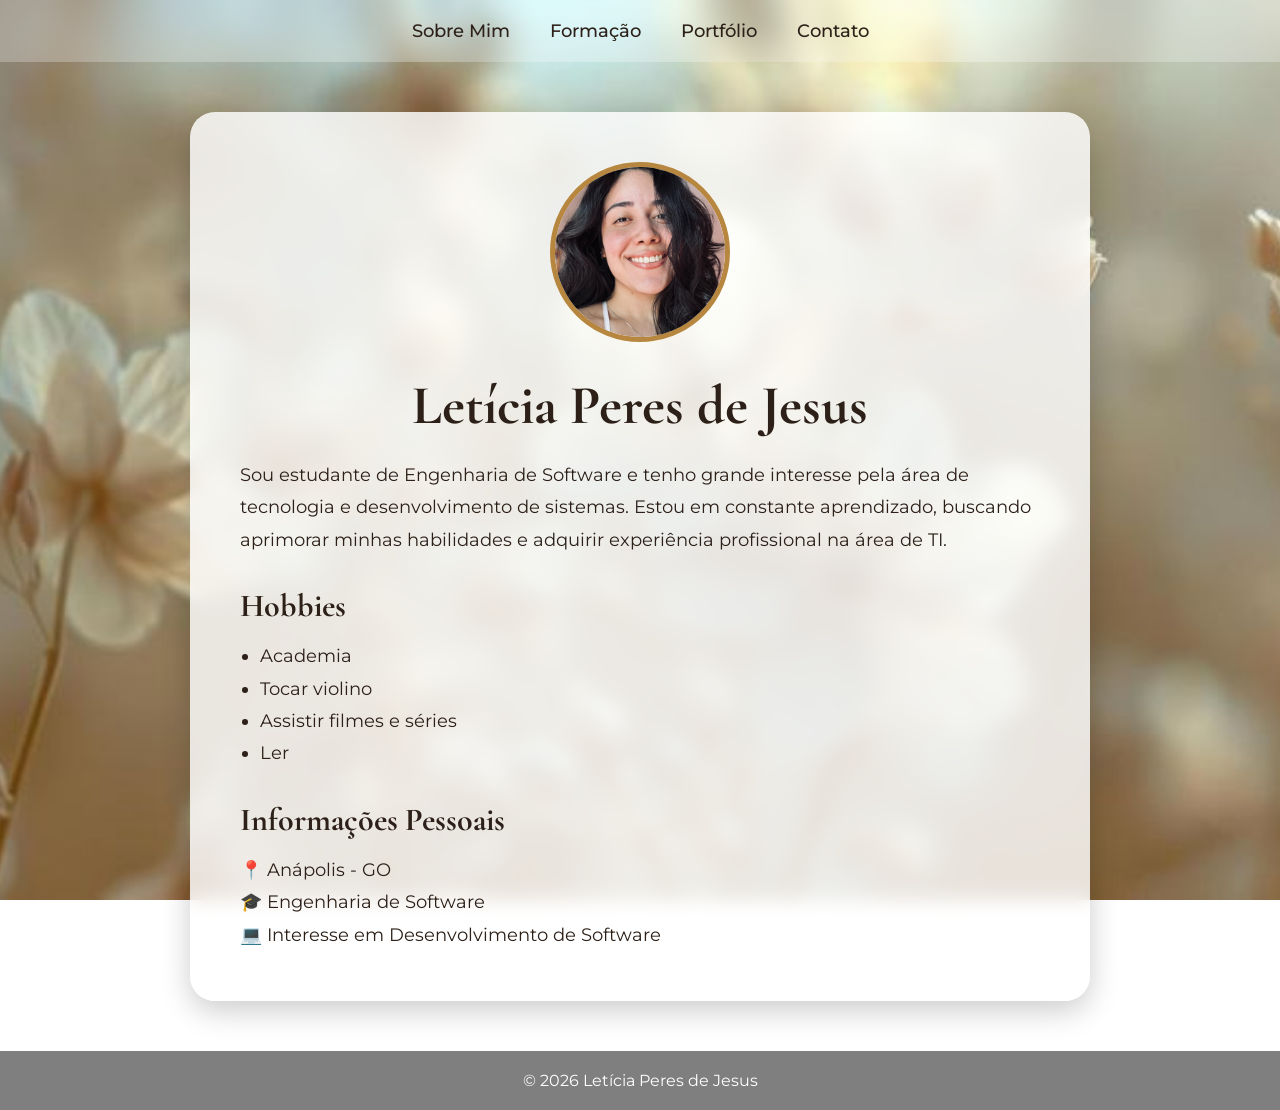
<file: Index.html>
<!DOCTYPE html>
<html lang="pt-BR">

<head>
    <meta charset="UTF-8">
    <meta name="viewport" content="width=device-width, initial-scale=1.0">
    <title>Sobre Mim</title>

    <link rel="stylesheet" href="style.css">
</head>

<body>

    <!-- Menu principal -->
    <header>
        <nav>
            <a href="index.html">Sobre Mim</a>
            <a href="formacao.html">Formação</a>
            <a href="portfolio.html">Portfólio</a>
            <a href="contato.html">Contato</a>
        </nav>
    </header>

    <!-- Conteúdo principal -->
    <main>

        <img src="imagens/foto.jpg"
             class="perfil"
             alt="Foto de Letícia Peres de Jesus">

        <h1>Letícia Peres de Jesus</h1>

        <p>
            Sou estudante de Engenharia de Software e tenho grande
            interesse pela área de tecnologia e desenvolvimento de
            sistemas. Estou em constante aprendizado, buscando aprimorar
            minhas habilidades e adquirir experiência profissional na
            área de TI.
        </p>

        <h2>Hobbies</h2>

        <ul>
            <li>Academia</li>
            <li>Tocar violino</li>
            <li>Assistir filmes e séries</li>
            <li>Ler</li>
        </ul>

        <h2>Informações Pessoais</h2>

        <p>📍 Anápolis - GO</p>
        <p>🎓 Engenharia de Software</p>
        <p>💻 Interesse em Desenvolvimento de Software</p>

    </main>

    <!-- Rodapé -->
    <footer>
        © 2026 Letícia Peres de Jesus
    </footer>

</body>

</html>
</file>
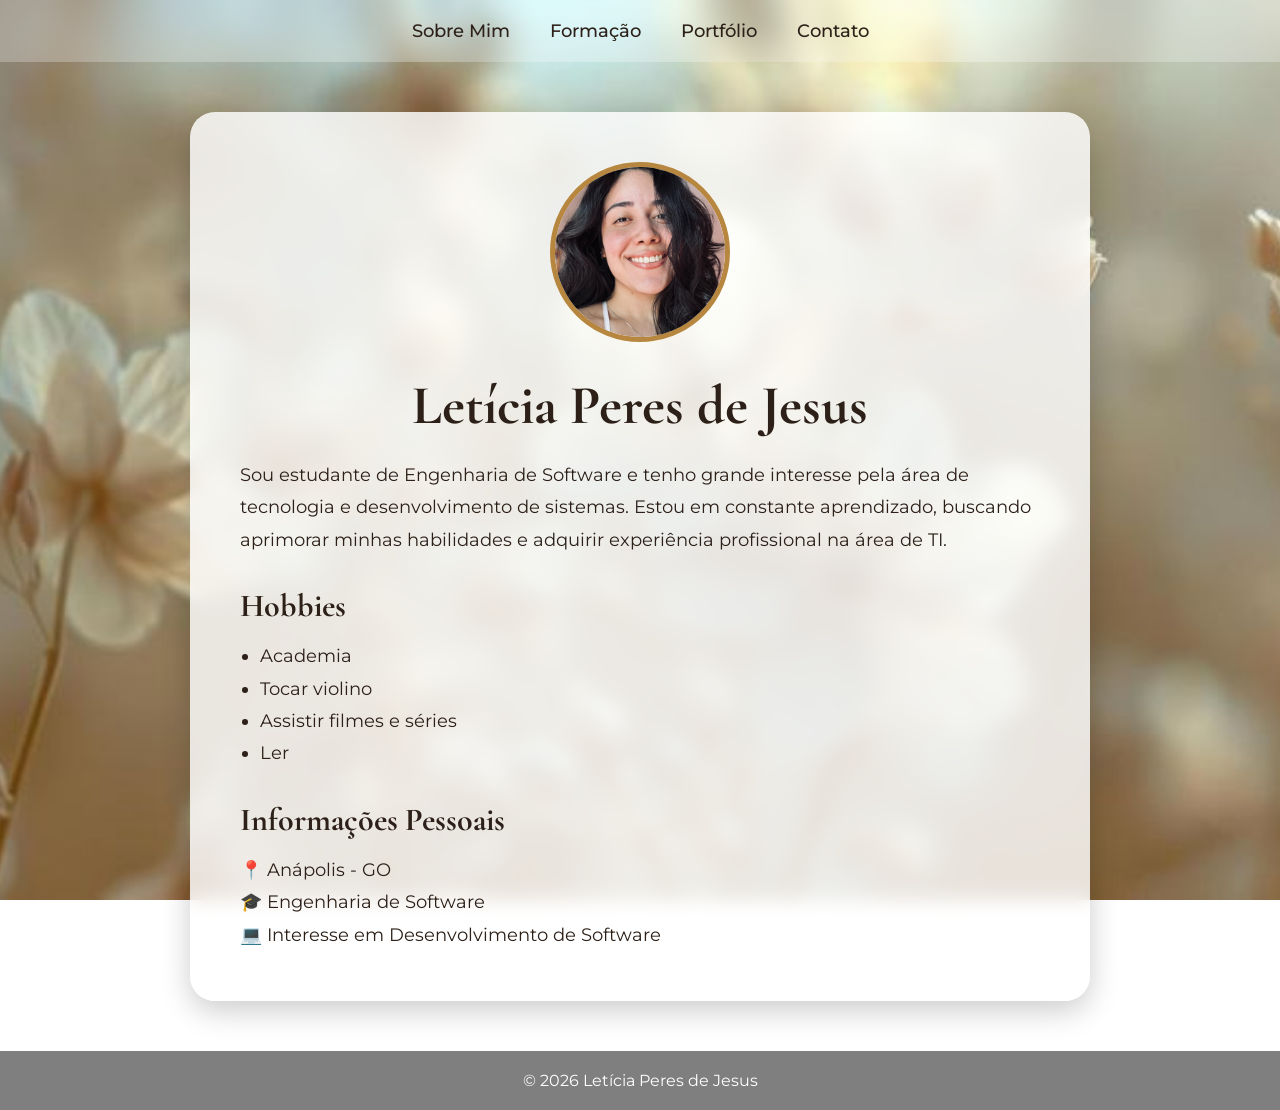
<file: index.html>
<!DOCTYPE html>
<html lang="pt-BR">

<head>
    <meta charset="UTF-8">
    <meta name="viewport" content="width=device-width, initial-scale=1.0">
    <title>Sobre Mim</title>

    <link rel="stylesheet" href="style.css">
</head>

<body>

    <!-- Menu principal -->
    <header>
        <nav>
            <a href="index.html">Sobre Mim</a>
            <a href="formacao.html">Formação</a>
            <a href="portfolio.html">Portfólio</a>
            <a href="contato.html">Contato</a>
        </nav>
    </header>

    <!-- Conteúdo principal -->
    <main>

        <img src="imagens/foto.jpg"
             class="perfil"
             alt="Foto de Letícia Peres de Jesus">

        <h1>Letícia Peres de Jesus</h1>

        <p>
            Sou estudante de Engenharia de Software e tenho grande
            interesse pela área de tecnologia e desenvolvimento de
            sistemas. Estou em constante aprendizado, buscando aprimorar
            minhas habilidades e adquirir experiência profissional na
            área de TI.
        </p>

        <h2>Hobbies</h2>

        <ul>
            <li>Academia</li>
            <li>Tocar violino</li>
            <li>Assistir filmes e séries</li>
            <li>Ler</li>
        </ul>

        <h2>Informações Pessoais</h2>

        <p>📍 Anápolis - GO</p>
        <p>🎓 Engenharia de Software</p>
        <p>💻 Interesse em Desenvolvimento de Software</p>

    </main>

    <!-- Rodapé -->
    <footer>
        © 2026 Letícia Peres de Jesus
    </footer>

</body>

</html>
</file>
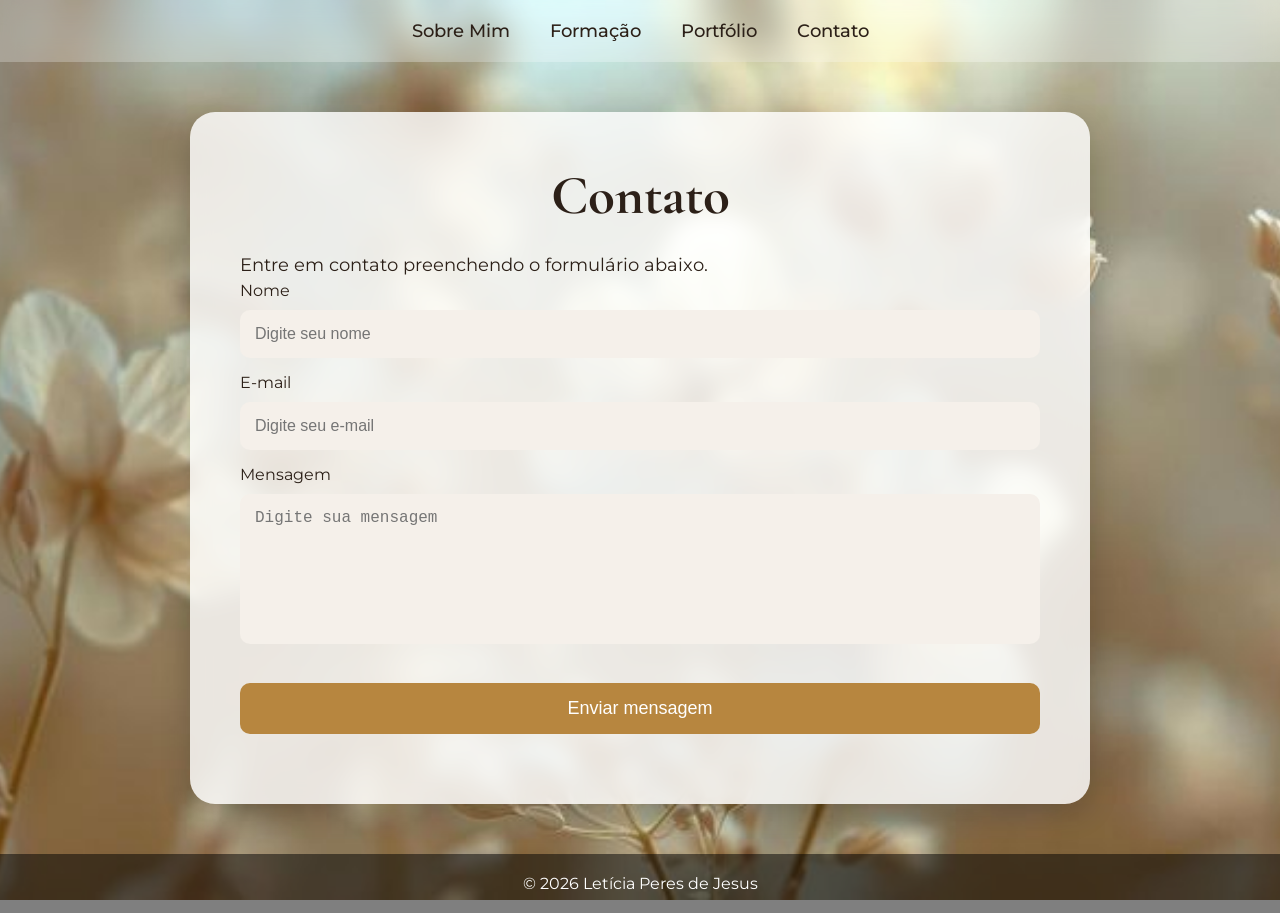
<file: contato.html>
<!DOCTYPE html>
<html lang="pt-BR">

<head>
    <meta charset="UTF-8">
    <meta name="viewport" content="width=device-width, initial-scale=1.0">
    <title>Contato</title>

    <link rel="stylesheet" href="style.css">
</head>

<body>

    <!-- Menu principal -->
    <header>
        <nav>
            <a href="index.html">Sobre Mim</a>
            <a href="formacao.html">Formação</a>
            <a href="portfolio.html">Portfólio</a>
            <a href="contato.html">Contato</a>
        </nav>
    </header>

    <!-- Conteúdo principal -->
    <main>

        <h1>Contato</h1>

        <p>
            Entre em contato preenchendo o formulário abaixo.
        </p>

        <!-- Formulário de contato -->
        <form id="formContato">

            <label for="nome">Nome</label>
            <input
                type="text"
                id="nome"
                placeholder="Digite seu nome">

            <label for="email">E-mail</label>
            <input
                type="email"
                id="email"
                placeholder="Digite seu e-mail">

            <label for="mensagem">Mensagem</label>
            <textarea
                id="mensagem"
                rows="6"
                placeholder="Digite sua mensagem"></textarea>

            <button type="submit">
                Enviar mensagem
            </button>

        </form>

        <!-- Resultado da validação -->
        <p id="resultado"></p>

    </main>

    <!-- Rodapé -->
    <footer>
        © 2026 Letícia Peres de Jesus
    </footer>

    <script src="script.js"></script>

</body>

</html>
</file>
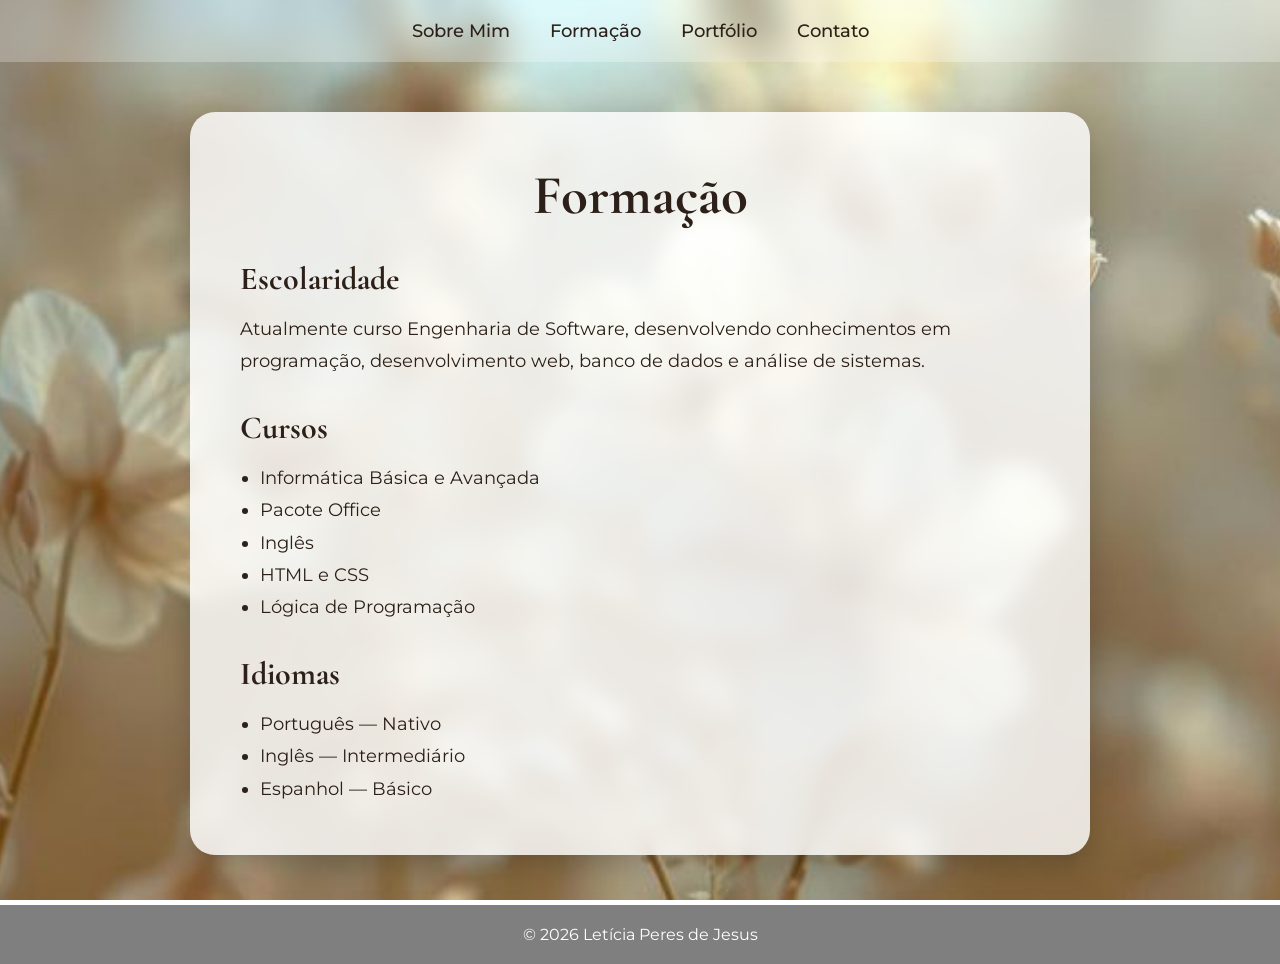
<file: formacao.html>
<!DOCTYPE html>
<html lang="pt-BR">

<head>
    <meta charset="UTF-8">
    <meta name="viewport" content="width=device-width, initial-scale=1.0">
    <title>Formação</title>

    <link rel="stylesheet" href="style.css">
</head>

<body>

    <!-- Menu principal -->
    <header>
        <nav>
            <a href="index.html">Sobre Mim</a>
            <a href="formacao.html">Formação</a>
            <a href="portfolio.html">Portfólio</a>
            <a href="contato.html">Contato</a>
        </nav>
    </header>

    <main>

        <h1>Formação</h1>

        <!-- Formação acadêmica -->
        <h2>Escolaridade</h2>

        <p>
            Atualmente curso Engenharia de Software, desenvolvendo
            conhecimentos em programação, desenvolvimento web,
            banco de dados e análise de sistemas.
        </p>

        <!-- Cursos -->
        <h2>Cursos</h2>

        <ul>
            <li>Informática Básica e Avançada</li>
            <li>Pacote Office</li>
            <li>Inglês</li>
            <li>HTML e CSS</li>
            <li>Lógica de Programação</li>
        </ul>

        <!-- Idiomas -->
        <h2>Idiomas</h2>

        <ul>
            <li>Português — Nativo</li>
            <li>Inglês — Intermediário</li>
            <li>Espanhol — Básico</li>
        </ul>

    </main>

    <!-- Rodapé -->
    <footer>
        © 2026 Letícia Peres de Jesus
    </footer>

</body>

</html>
</file>
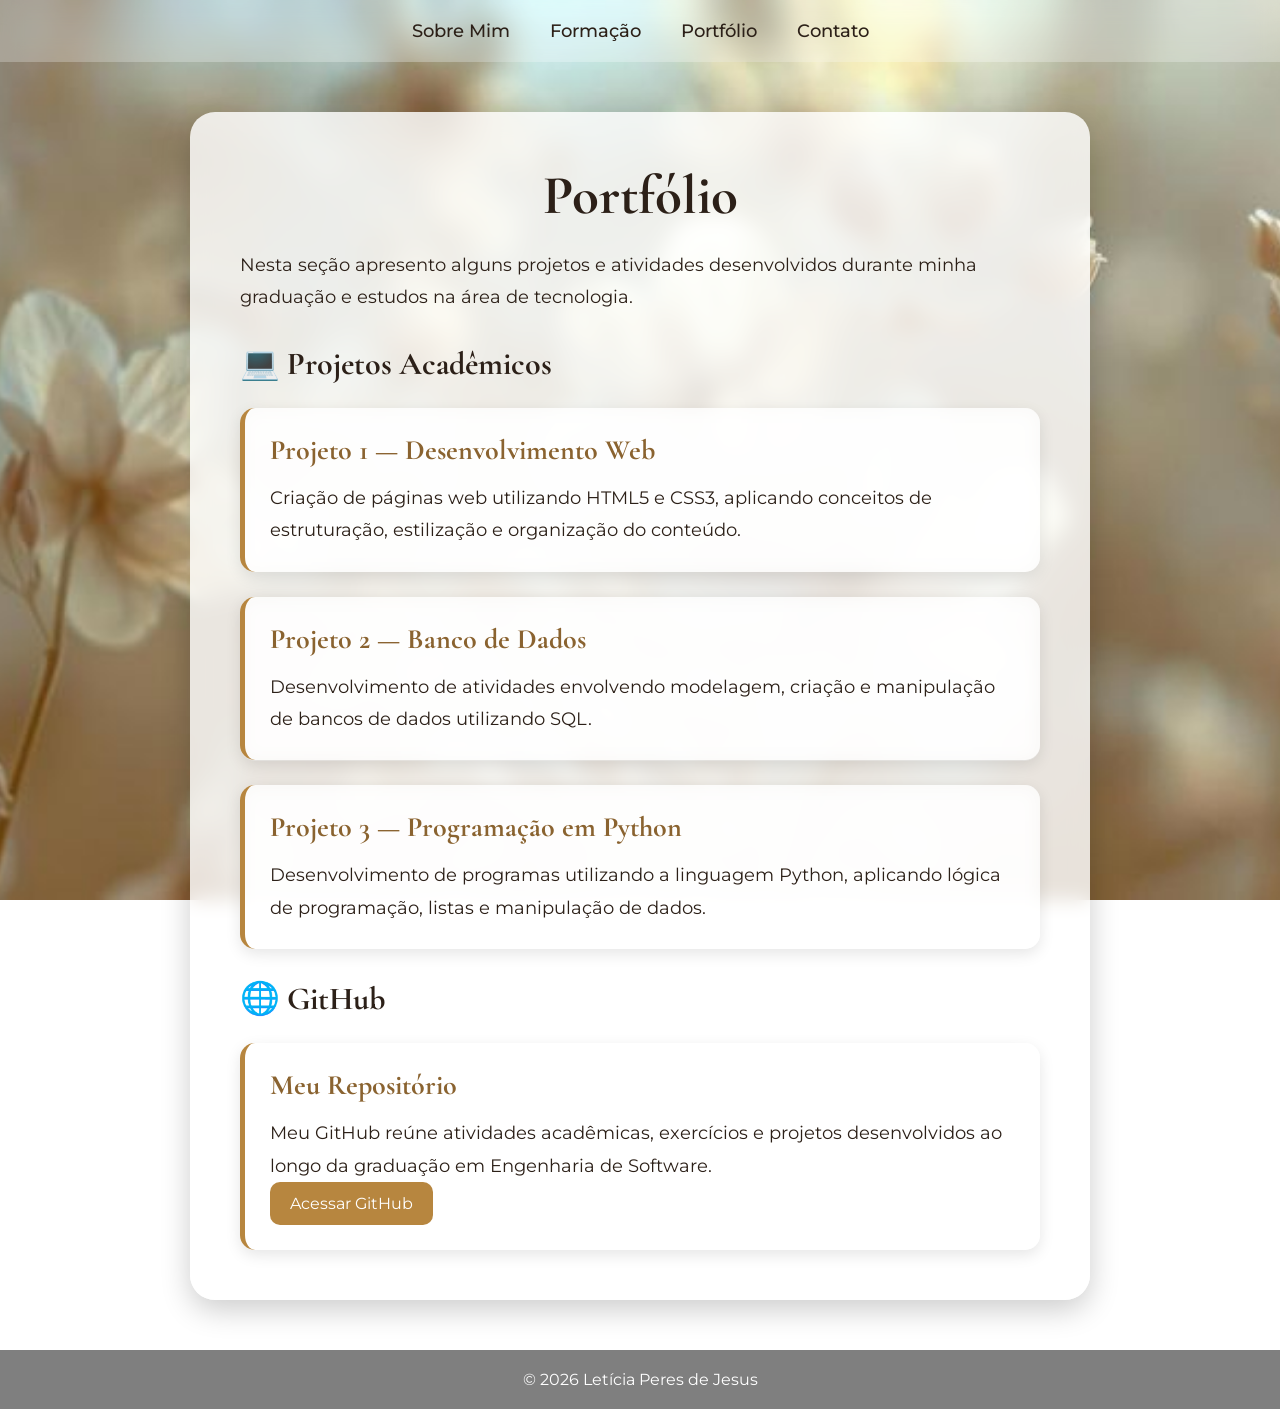
<file: portfolio.html>
<!DOCTYPE html>
<html lang="pt-BR">

<head>
    <meta charset="UTF-8">
    <meta name="viewport" content="width=device-width, initial-scale=1.0">
    <title>Portfólio</title>

    <link rel="stylesheet" href="style.css">
</head>

<body>

    <!-- Menu principal -->
    <header>
        <nav>
            <a href="index.html">Sobre Mim</a>
            <a href="formacao.html">Formação</a>
            <a href="portfolio.html">Portfólio</a>
            <a href="contato.html">Contato</a>
        </nav>
    </header>

    <!-- Conteúdo principal -->
    <main>

        <h1>Portfólio</h1>

        <p>
            Nesta seção apresento alguns projetos e atividades
            desenvolvidos durante minha graduação e estudos na área
            de tecnologia.
        </p>

        <!-- Projetos acadêmicos -->
        <h2>💻 Projetos Acadêmicos</h2>

        <div class="projeto">
            <h3>Projeto 1 — Desenvolvimento Web</h3>

            <p>
                Criação de páginas web utilizando HTML5 e CSS3,
                aplicando conceitos de estruturação, estilização
                e organização do conteúdo.
            </p>
        </div>

        <div class="projeto">
            <h3>Projeto 2 — Banco de Dados</h3>

            <p>
                Desenvolvimento de atividades envolvendo modelagem,
                criação e manipulação de bancos de dados utilizando SQL.
            </p>
        </div>

        <div class="projeto">
            <h3>Projeto 3 — Programação em Python</h3>

            <p>
                Desenvolvimento de programas utilizando a linguagem Python,
                aplicando lógica de programação, listas e manipulação de dados.
            </p>
        </div>

        <!-- GitHub -->
        <h2>🌐 GitHub</h2>

        <div class="projeto">
            <h3>Meu Repositório</h3>

            <p>
                Meu GitHub reúne atividades acadêmicas, exercícios e
                projetos desenvolvidos ao longo da graduação em Engenharia
                de Software.
            </p>

            <a class="github"
               href="https://github.com/leticiaperesjesus-tech/Portfolio-Pessoal.git"
               target="_blank">
                Acessar GitHub
            </a>
        </div>

    </main>

    <!-- Rodapé -->
    <footer>
        © 2026 Letícia Peres de Jesus
    </footer>

</body>

</html>
</file>
<file: style.css>
@import url('https://fonts.googleapis.com/css2?family=Cormorant+Garamond:wght@400;600;700&family=Montserrat:wght@300;400;500&display=swap');

*{
    margin: 0;
    padding: 0;
    box-sizing: border-box;
}

body{
    background-image: url("imagens/fundo.jpg");
    background-size: cover;
    background-position: center;
    background-attachment: fixed;
    background-repeat: no-repeat;

    font-family: 'Montserrat', sans-serif;
    color: #2c2018;
}

header{
    background: rgba(255,255,255,0.25);
    backdrop-filter: blur(10px);

    position: sticky;
    top: 0;
    z-index: 1000;

    padding: 20px;
}

nav{
    display: flex;
    justify-content: center;
    gap: 40px;
}

nav a{
    text-decoration: none;
    color: #2c2018;
    font-size: 18px;
    font-weight: 500;
    transition: 0.3s;
}

nav a:hover{
    color: #b7863f;
}

main{
    max-width: 900px;
    margin: 50px auto;

    background: rgba(255,255,255,0.82);
    backdrop-filter: blur(10px);

    padding: 50px;
    border-radius: 25px;

    box-shadow: 0 10px 30px rgba(0,0,0,0.2);
}

h1{
    font-family: 'Cormorant Garamond', serif;
    font-size: 55px;
    margin-bottom: 20px;
    text-align: center;
}

h2{
    font-family: 'Cormorant Garamond', serif;
    font-size: 32px;
    margin-top: 30px;
    margin-bottom: 15px;
}

h3{
    font-family: 'Cormorant Garamond', serif;
    font-size: 28px;
    color: #8a6330;
    margin-bottom: 15px;
}

p, li{
    line-height: 1.8;
    font-size: 18px;
}

ul{
    margin-left: 20px;
}

.perfil{
    display: block;
    margin: auto;

    width: 180px;
    height: 180px;

    border-radius: 50%;
    object-fit: cover;

    border: 5px solid #b7863f;

    margin-bottom: 30px;
}

.projeto{
    background: rgba(255,255,255,0.65);

    backdrop-filter: blur(10px);

    padding: 25px;

    margin-top: 25px;

    border-left: 5px solid #b7863f;

    border-radius: 15px;

    box-shadow: 0 5px 15px rgba(0,0,0,0.1);

    transition: 0.3s;
}

.projeto:hover{
    transform: translateY(-5px);

    box-shadow: 0 12px 25px rgba(0,0,0,0.2);
}

.github{
    display: inline-block;

    background: #b7863f;

    color: white;

    padding: 12px 20px;

    border-radius: 10px;

    text-decoration: none;

    transition: 0.3s;
}

.github:hover{
    background: #91672c;
}

input,
textarea{
    width: 100%;
    padding: 15px;

    border: none;
    border-radius: 10px;

    margin-top: 10px;
    margin-bottom: 15px;

    background: #f5f0ea;

    font-size: 16px;
}

textarea{
    height: 150px;
    resize: none;
}

button{
    margin-top: 20px;

    width: 100%;

    padding: 15px;

    border: none;
    border-radius: 10px;

    background: #b7863f;

    color: white;

    font-size: 18px;

    cursor: pointer;

    transition: 0.3s;
}

button:hover{
    background: #91672c;
}

#resultado{
    margin-top: 20px;
    font-weight: bold;
}

footer{
    text-align: center;

    padding: 20px;

    color: white;

    background: rgba(0,0,0,0.5);

    margin-top: 50px;
}

@media (max-width: 768px){

    nav{
        flex-direction: column;
        align-items: center;
        gap: 15px;
    }

    main{
        margin: 20px;
        padding: 30px;
    }

    h1{
        font-size: 40px;
    }

    h2{
        font-size: 28px;
    }

    .perfil{
        width: 140px;
        height: 140px;
    }

    .projeto{
        padding: 20px;
    }
}
</file>
